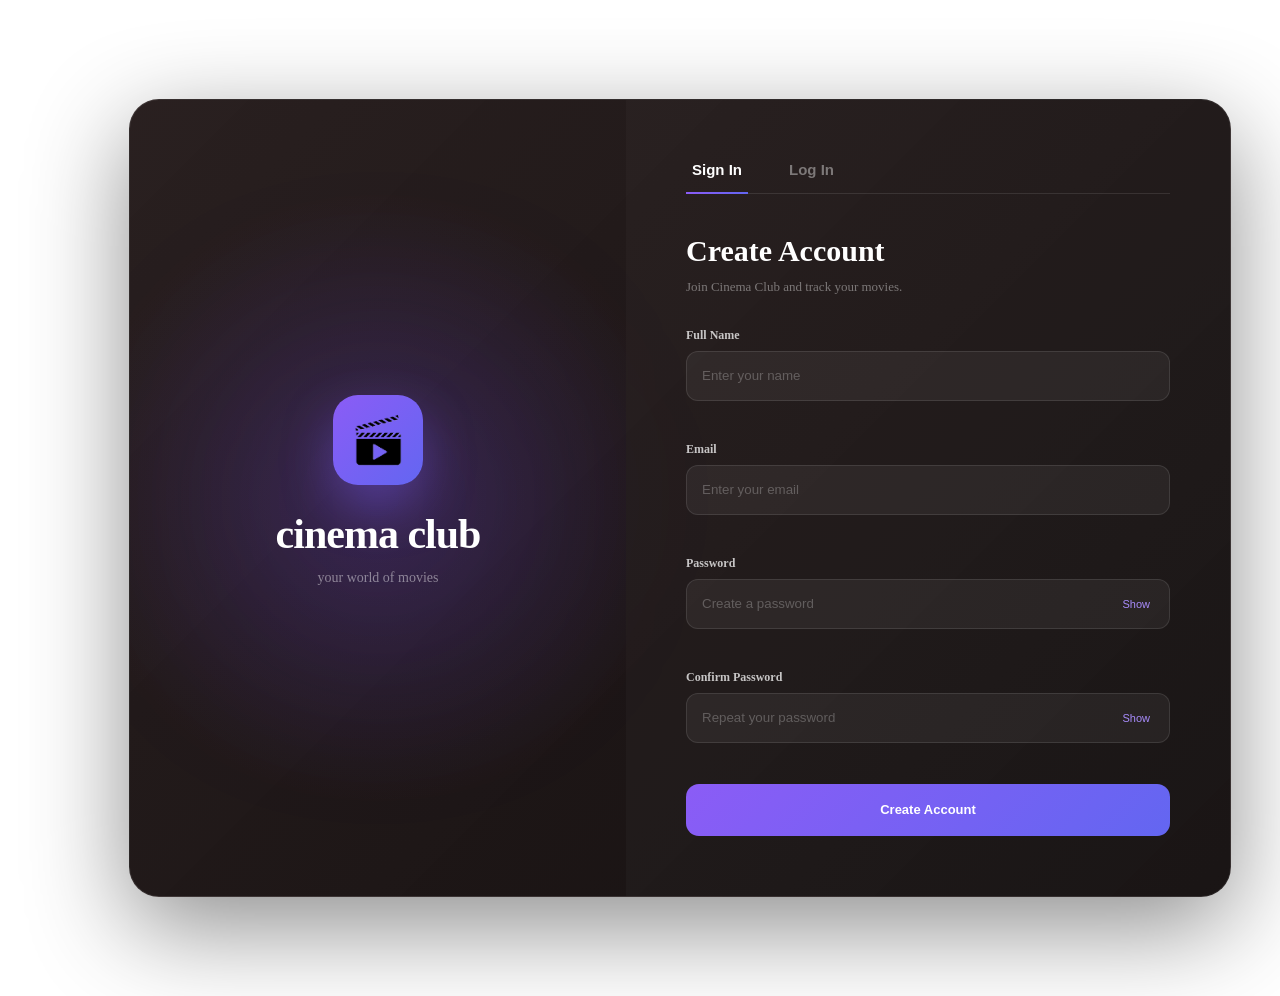
<file: index.html>
<!doctype html>
<html lang="en">
  <head>
    <meta charset="UTF-8" />
    <meta name="viewport" content="width=device-width, initial-scale=1.0" />

    <title>Login | Cinema Club</title>

    <link rel="stylesheet" href="style.css" />

    <link
      rel="stylesheet"
      href="https://cdnjs.cloudflare.com/ajax/libs/font-awesome/6.7.2/css/all.min.css"
    />
  </head>

  <body>
    <section class="main-container">
      <div class="first-layout">
        <!-- LEFT SIDE -->

        <div class="brand-section">
          <div class="brand-logo">
            <img src="./images/logo.png" alt="Cinema Club Logo" />
          </div>

          <h1>cinema club</h1>

          <p>your world of movies</p>
        </div>

        <!-- RIGHT SIDE -->

        <div class="auth-section">
          <!-- NAVIGATION -->

          <div class="auth-tabs">
            <button type="button" class="auth-tab active" id="signInTab">
              Sign In
            </button>

            <button type="button" class="auth-tab" id="logInTab">Log In</button>
          </div>

          <!-- SIGN IN FORM -->

          <form action="#" id="signInForm" class="auth-form active-form">
            <div class="form-title">
              <h2>Create Account</h2>

              <p>Join Cinema Club and track your movies.</p>
            </div>

            <!-- NAME -->

            <div class="input-group">
              <label for="signName">Full Name</label>

              <input type="text" id="signName" placeholder="Enter your name" />

              <small id="nameError"></small>
            </div>

            <!-- EMAIL -->

            <div class="input-group">
              <label for="signEmail">Email</label>

              <input
                type="email"
                id="signEmail"
                placeholder="Enter your email"
              />

              <small id="signEmailError"></small>
            </div>

            <!-- PASSWORD -->

            <div class="input-group">
              <label for="signPassword">Password</label>

              <div class="password-box">
                <input
                  type="password"
                  id="signPassword"
                  placeholder="Create a password"
                />

                <button
                  type="button"
                  class="show-password"
                  data-target="signPassword"
                >
                  Show
                </button>
              </div>

              <small id="signPasswordError"></small>
            </div>

            <!-- CONFIRM PASSWORD -->

            <div class="input-group">
              <label for="confirmPassword"> Confirm Password </label>

              <div class="password-box">
                <input
                  type="password"
                  id="confirmPassword"
                  placeholder="Repeat your password"
                />

                <button
                  type="button"
                  class="show-password"
                  data-target="confirmPassword"
                >
                  Show
                </button>
              </div>

              <small id="confirmPasswordError"></small>
            </div>

            <button type="submit" class="auth-button">Create Account</button>
          </form>

          <!-- LOGIN FORM -->

          <form action="#" id="logInForm" class="auth-form">
            <div class="form-title">
              <h2>Welcome Back!</h2>

              <p>Log in to continue watching and tracking your movies.</p>
            </div>

            <!-- EMAIL -->

            <div class="input-group">
              <label for="loginEmail">Email</label>

              <input
                type="email"
                id="loginEmail"
                placeholder="Enter your email"
              />

              <small id="loginEmailError"></small>
            </div>

            <!-- PASSWORD -->

            <div class="input-group">
              <label for="loginPassword">Password</label>

              <div class="password-box">
                <input
                  type="password"
                  id="loginPassword"
                  placeholder="Enter your password"
                />

                <button
                  type="button"
                  class="show-password"
                  data-target="loginPassword"
                >
                  Show
                </button>
              </div>

              <small id="loginPasswordError"></small>
            </div>

            <!-- OPTIONS -->

            <div class="login-options">
              <label>
                <input type="checkbox" id="rememberMe" />

                Remember me
              </label>

              <a href="#"> Forgot password? </a>
            </div>

            <button type="submit" class="auth-button">Log In</button>
          </form>

          <!-- MESSAGE -->

          <div id="authMessage" class="auth-message"></div>
        </div>
      </div>
    </section>

    <script src="script.js"></script>
  </body>
</html>
</file>
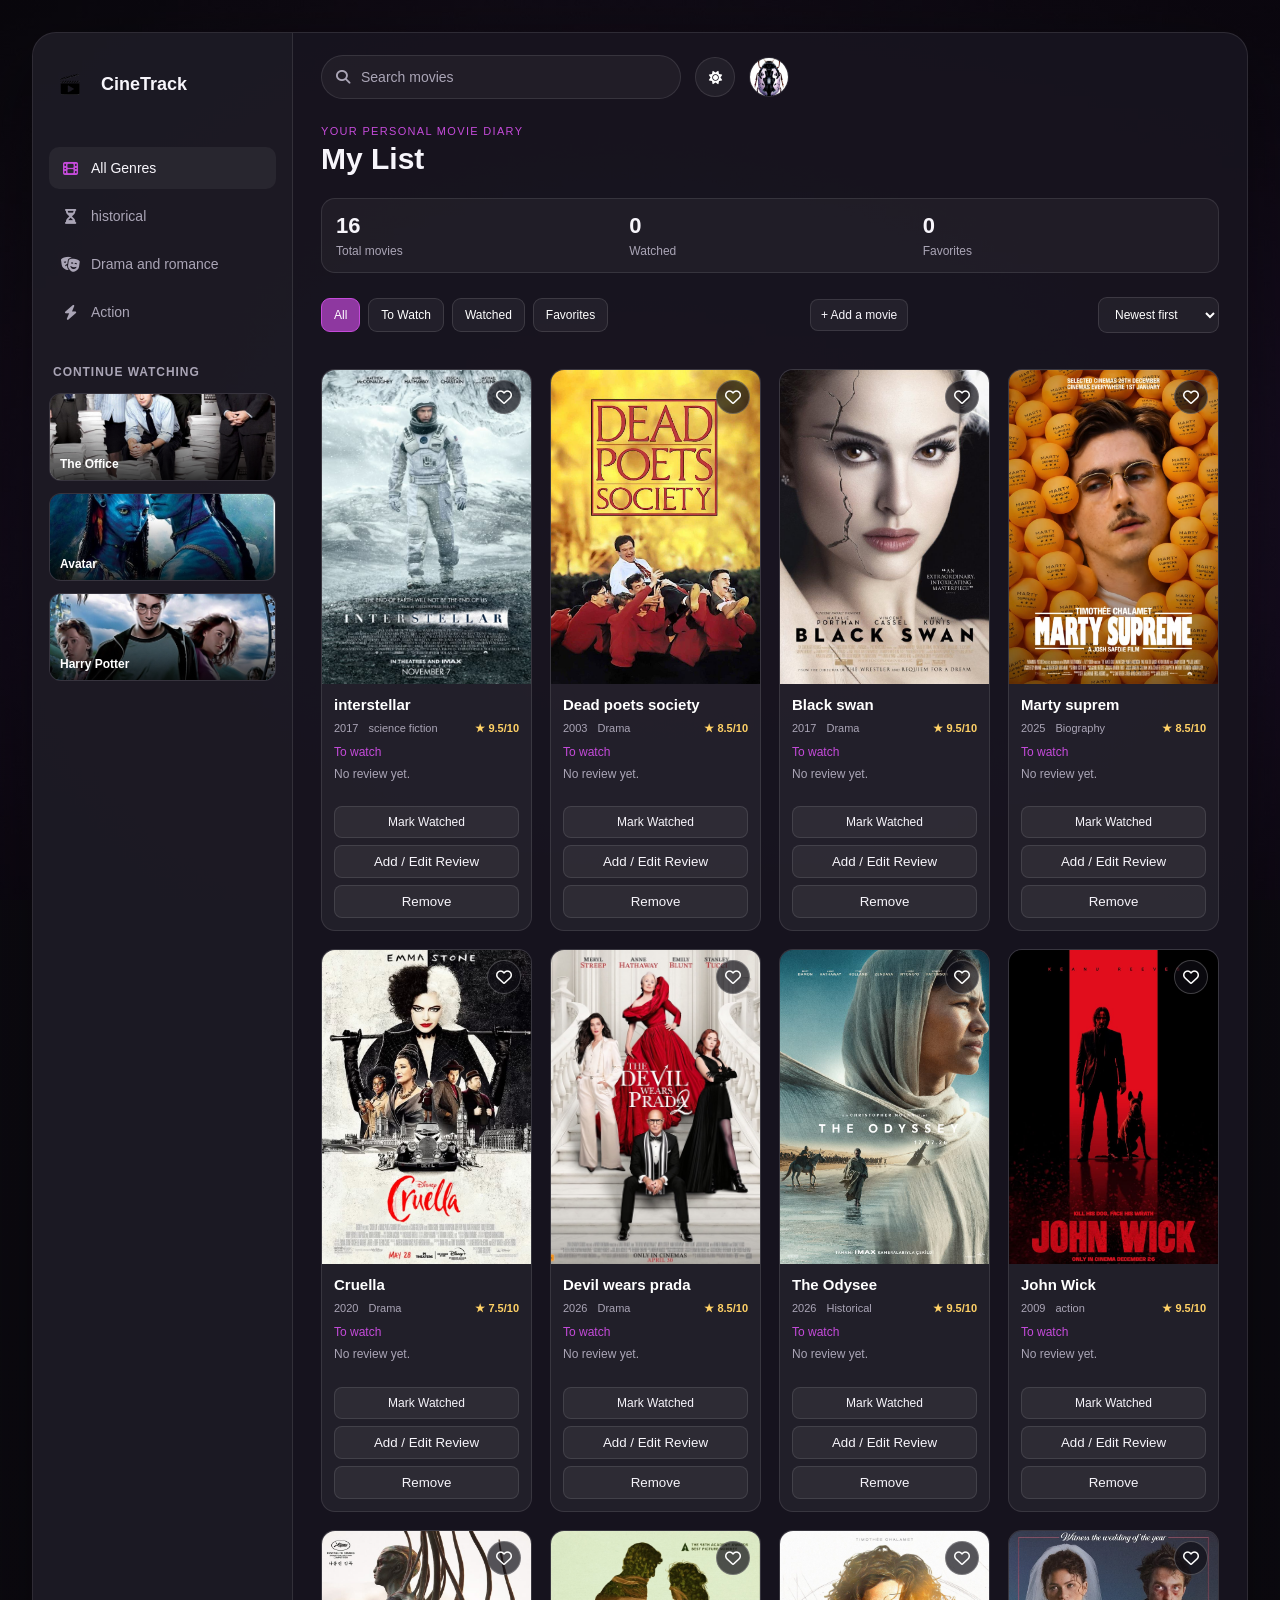
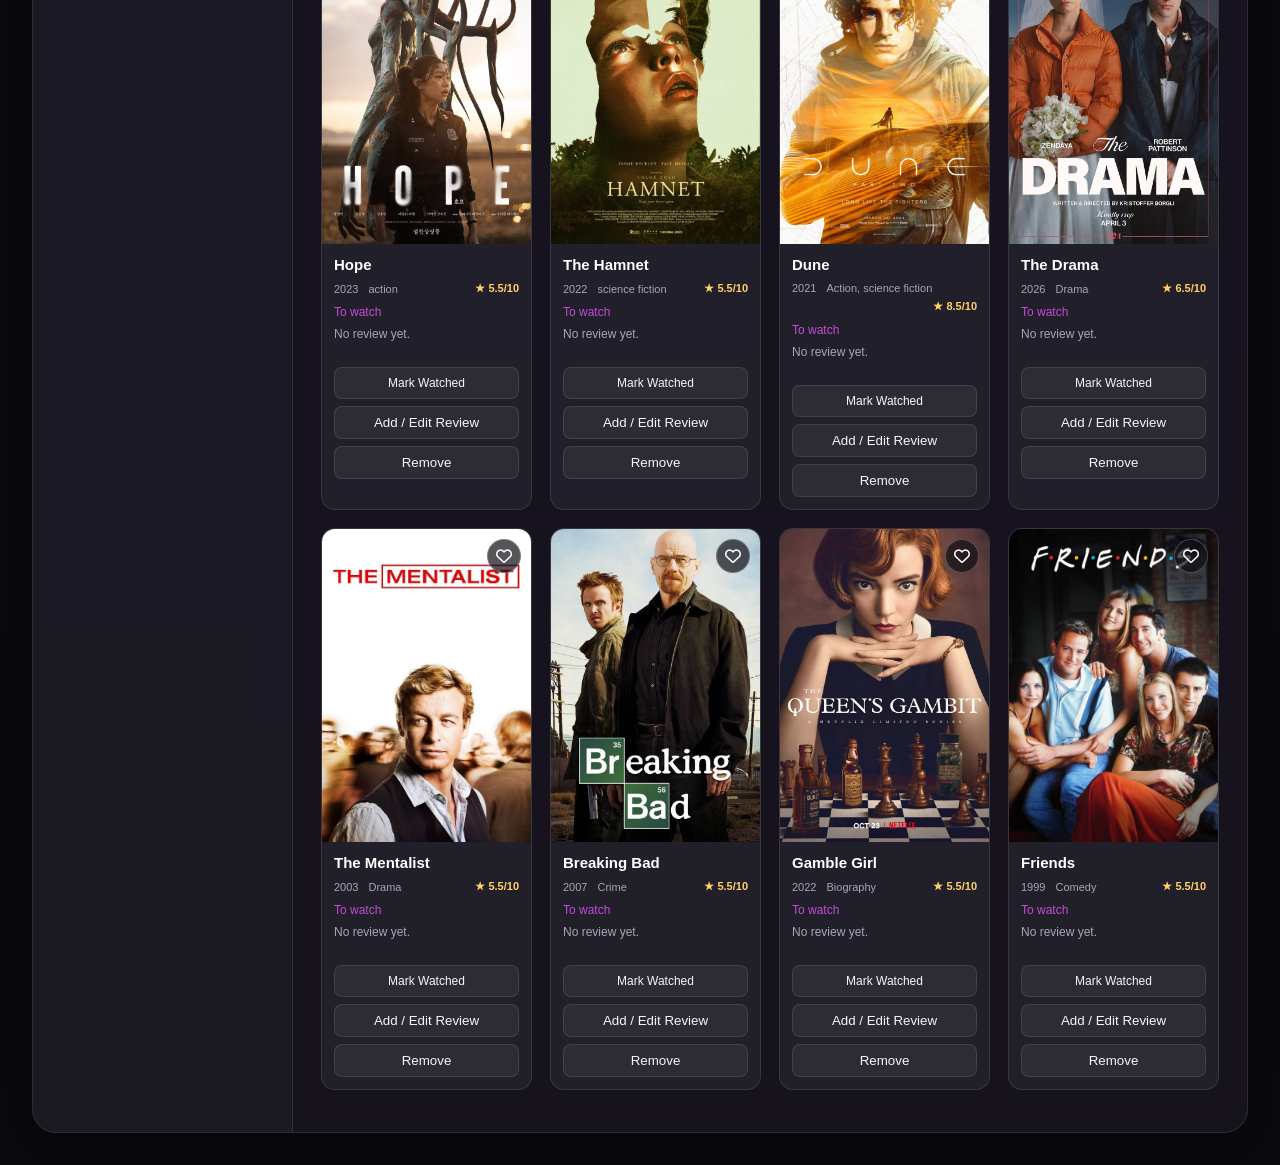
<file: home.html>
<!doctype html>
<html lang="en">
  <head>
    <meta charset="UTF-8" />
    <meta name="viewport" content="width=device-width, initial-scale=1.0" />
    <title>CineTrack | My List</title>

    <link rel="stylesheet" href="home.css" />
    <link
      rel="stylesheet"
      href="https://cdnjs.cloudflare.com/ajax/libs/font-awesome/6.7.2/css/all.min.css"
    />
  </head>

  <body>
    <!--my main conrainer-->
    <section class="main-container">
      <div class="first-layout">
        <aside class="side-bar">
          <a class="logo-pack" href="#" aria-label="CineTrack home">
            <img src="./images/logo.png" alt="" />
            <span>CineTrack</span>
          </a>
          <!--navbar and the sidebar-->
          <nav class="tags" aria-label="Library">
            <a class="tag1 active" href="#" data-genre="all">
              <i class="fa-solid fa-film" aria-hidden="true"></i>
              <span>All Genres</span>
            </a>
            <a class="tag1" href="#" data-genre="historical">
              <i class="fa-solid fa-hourglass-half"></i>
              <span>historical</span>
            </a>
            <a class="tag1" href="#" data-genre="drama,romance">
              <i class="fa-solid fa-masks-theater"></i>
              <span>Drama and romance</span>
            </a>
            <a class="tag1" href="#" data-genre="action">
              <i class="fa-solid fa-bolt"></i>
              <span>Action</span>
            </a>
          </nav>
          <!--continue watching section(inside sidebar/leftside)-->
          <section class="watching">
            <h2>Continue watching</h2>

            <a class="continue-movie" href="#">
              <img src="./images/the office.jpg" alt="" />
              <span class="movie-title">The Office</span>
              <i class="fa-solid fa-play play-icon" aria-hidden="true"></i>
            </a>

            <a class="continue-movie" href="#">
              <img src="./images/avatar.jpg" alt="" />
              <span class="movie-title">Avatar</span>
              <i class="fa-solid fa-play play-icon" aria-hidden="true"></i>
            </a>

            <a class="continue-movie" href="#">
              <img src="./images/harry potter.jpg" alt="" />
              <span class="movie-title">Harry Potter</span>
              <i class="fa-solid fa-play play-icon" aria-hidden="true"></i>
            </a>
          </section>
        </aside>
        <!--themain container(on the right and center)-->
        <main class="content">
          <header class="topbar">
            <label class="search" for="movie-search">
              <i
                class="fa-solid fa-magnifying-glass search-icon"
                aria-hidden="true"
              ></i>
              <input id="movie-search" type="search" placeholder=" " />
              <span class="search-label">Search movies</span>
            </label>
            <!--light and dark mood button-->
            <button
              id="themeToggle"
              class="theme-toggle"
              type="button"
              aria-label="Toggle theme"
            >
              <i class="fa-solid fa-moon" aria-hidden="true"></i>
            </button>
            <!--profile tab-->
            <img
              src="./images/profile picture.jpg"
              alt="Your profile"
              class="profile"
            />
          </header>
          <!--heading part-->
          <section class="page-heading">
            <div>
              <p class="eyebrow">YOUR PERSONAL MOVIE DIARY</p>
              <h1>My List</h1>
            </div>
          </section>
          <!--starting of movie cards-->
          <section class="stats" aria-label="Movie statistics">
            <div class="stat-card">
              <span id="totalCount">0</span>
              <p>Total movies</p>
            </div>
            <div class="stat-card">
              <span id="watchedCount">0</span>
              <p>Watched</p>
            </div>
            <div class="stat-card">
              <span id="favoriteCount">0</span>
              <p>Favorites</p>
            </div>
          </section>
          <!--control panel, including filters-->
          <div class="list-controls">
            <div class="filter-tabs" aria-label="Filter movies">
              <button
                class="filter-button active"
                data-filter="all"
                type="button"
              >
                All
              </button>
              <button
                class="filter-button"
                data-filter="to-watch"
                type="button"
              >
                To Watch
              </button>
              <button class="filter-button" data-filter="watched" type="button">
                Watched
              </button>
              <button
                class="filter-button"
                data-filter="favorites"
                type="button"
              >
                Favorites
              </button>
            </div>
            <!--sorting movies y filter tabs-->
            <select id="sortMovies" aria-label="Sort movies">
              <option value="newest">Newest first</option>
              <option value="rating">Highest rating</option>
              <option value="title">Title A–Z</option>
            </select>
          </div>
          <!--main section of movie cards-->
          <section
            id="movieGrid"
            class="movie-grid"
            aria-label="Your movies"
            aria-live="polite"
          ></section>
          <div class="movie-box">
            <article class="movie-card">
              <div class="poster-wrap">
                <img src="./images/friends.jpg" alt="Friends poster" />
                <button
                  class="favorite-button"
                  type="button"
                  aria-label="Add Friends to favorites"
                >
                  <i class="fa-regular fa-heart" aria-hidden="true"></i>
                </button>
              </div>

              <div class="movie-info">
                <h3>Friends</h3>
                <div class="details">
                  <span>1999</span>
                  <span>Comedy</span>
                  <span class="rating">★ 5.5/10</span>
                </div>
              </div>
            </article>

            <article class="movie-card">
              <div class="poster-wrap">
                <img src="./images/chess movie.jpg" alt="Gamble Girl poster" />
                <button
                  class="favorite-button"
                  type="button"
                  aria-label="Add Gamble Girl to favorites"
                >
                  <i class="fa-regular fa-heart" aria-hidden="true"></i>
                </button>
              </div>

              <div class="movie-info">
                <h3>Gamble Girl</h3>
                <div class="details">
                  <span>2022</span>
                  <span>Biography</span>
                  <span class="rating">★ 5.5/10</span>
                </div>
              </div>
            </article>

            <article class="movie-card">
              <div class="poster-wrap">
                <img
                  src="./images/breaking bad.jpg"
                  alt="Breaking Bad poster"
                />
                <button
                  class="favorite-button"
                  type="button"
                  aria-label="Add Breaking Bad to favorites"
                >
                  <i class="fa-regular fa-heart" aria-hidden="true"></i>
                </button>
              </div>

              <div class="movie-info">
                <h3>Breaking Bad</h3>
                <div class="details">
                  <span>2007</span>
                  <span>Crime</span>
                  <span class="rating">★ 5.5/10</span>
                </div>
              </div>
            </article>

            <article class="movie-card">
              <div class="poster-wrap">
                <img src="./images/mehtalist.jpg" alt="The Mentalist poster" />
                <button
                  class="favorite-button"
                  type="button"
                  aria-label="Add The Mentalist to favorites"
                >
                  <i class="fa-regular fa-heart" aria-hidden="true"></i>
                </button>
              </div>

              <div class="movie-info">
                <h3>The Mentalist</h3>
                <div class="details">
                  <span>2003</span>
                  <span>Drama</span>
                  <span class="rating">★ 5.5/10</span>
                </div>
              </div>
            </article>

            <article class="movie-card">
              <div class="poster-wrap">
                <img src="./images/drama.jpg" alt="The drama poster" />
                <button
                  class="favorite-button"
                  type="button"
                  aria-label="Add The drama to favorites"
                >
                  <i class="fa-regular fa-heart" aria-hidden="true"></i>
                </button>
              </div>

              <div class="movie-info">
                <h3>The Drama</h3>
                <div class="details">
                  <span>2026</span>
                  <span>Drama</span>
                  <span class="rating">★ 6.5/10</span>
                </div>
              </div>
            </article>

            <article class="movie-card">
              <div class="poster-wrap">
                <img src="./images/dune.jpg" alt="The dune poster" />
                <button
                  class="favorite-button"
                  type="button"
                  aria-label="Add The dune to favorites"
                >
                  <i class="fa-regular fa-heart" aria-hidden="true"></i>
                </button>
              </div>

              <div class="movie-info">
                <h3>Dune</h3>
                <div class="details">
                  <span>2021</span>
                  <span>Action, science fiction</span>
                  <span class="rating">★ 8.5/10</span>
                </div>
              </div>
            </article>

            <article class="movie-card">
              <div class="poster-wrap">
                <img src="./images/hamnet.jpg" alt="the hamnet poster" />
                <button
                  class="favorite-button"
                  type="button"
                  aria-label="Add The hamnet to favorites"
                >
                  <i class="fa-regular fa-heart" aria-hidden="true"></i>
                </button>
              </div>

              <div class="movie-info">
                <h3>The Hamnet</h3>
                <div class="details">
                  <span>2022</span>
                  <span>science fiction</span>
                  <span class="rating">★ 5.5/10</span>
                </div>
              </div>
            </article>

            <article class="movie-card">
              <div class="poster-wrap">
                <img src="./images/hope.jpg" alt="The hope poster" />
                <button
                  class="favorite-button"
                  type="button"
                  aria-label="Add The hope to favorites"
                >
                  <i class="fa-regular fa-heart" aria-hidden="true"></i>
                </button>
              </div>

              <div class="movie-info">
                <h3>Hope</h3>
                <div class="details">
                  <span>2023</span>
                  <span>action</span>
                  <span class="rating">★ 5.5/10</span>
                </div>
              </div>
            </article>

            <article class="movie-card">
              <div class="poster-wrap">
                <img src="./images/john wick.jpg" alt="John Wick poster" />
                <button
                  class="favorite-button"
                  type="button"
                  aria-label="Add Joun Wick to favorites"
                >
                  <i class="fa-regular fa-heart" aria-hidden="true"></i>
                </button>
              </div>

              <div class="movie-info">
                <h3>John Wick</h3>
                <div class="details">
                  <span>2009</span>
                  <span>action</span>
                  <span class="rating">★ 9.5/10</span>
                </div>
              </div>
            </article>

            <article class="movie-card">
              <div class="poster-wrap">
                <img src="./images/odysee.jpg" alt="The odysee poster" />
                <button
                  class="favorite-button"
                  type="button"
                  aria-label="Add The odysee to favorites"
                >
                  <i class="fa-regular fa-heart" aria-hidden="true"></i>
                </button>
              </div>

              <div class="movie-info">
                <h3>The Odysee</h3>
                <div class="details">
                  <span>2026</span>
                  <span>Historical</span>
                  <span class="rating">★ 9.5/10</span>
                </div>
              </div>
            </article>
            <article class="movie-card">
              <div class="poster-wrap">
                <img src="./images/devil.jpg" alt="devil wears prada poster" />
                <button
                  class="favorite-button"
                  type="button"
                  aria-label="Add devil wears prada to favorites"
                >
                  <i class="fa-regular fa-heart" aria-hidden="true"></i>
                </button>
              </div>

              <div class="movie-info">
                <h3>Devil wears prada</h3>
                <div class="details">
                  <span>2026</span>
                  <span>Drama</span>
                  <span class="rating">★ 8.5/10</span>
                </div>
              </div>
            </article>

            <article class="movie-card">
              <div class="poster-wrap">
                <img src="./images/cruella.jpg" alt="cruella poster" />
                <button
                  class="favorite-button"
                  type="button"
                  aria-label="Add cruella to favorites"
                >
                  <i class="fa-regular fa-heart" aria-hidden="true"></i>
                </button>
              </div>

              <div class="movie-info">
                <h3>Cruella</h3>
                <div class="details">
                  <span>2020</span>
                  <span>Drama</span>
                  <span class="rating">★ 7.5/10</span>
                </div>
              </div>
            </article>

            <article class="movie-card">
              <div class="poster-wrap">
                <img
                  src="./images/marty suprem.jpg"
                  alt="marty suprem poster"
                />
                <button
                  class="favorite-button"
                  type="button"
                  aria-label="Add marty suprem to favorites"
                >
                  <i class="fa-regular fa-heart" aria-hidden="true"></i>
                </button>
              </div>

              <div class="movie-info">
                <h3>Marty suprem</h3>
                <div class="details">
                  <span>2025</span>
                  <span>Biography</span>
                  <span class="rating">★ 8.5/10</span>
                </div>
              </div>
            </article>
            <article class="movie-card">
              <div class="poster-wrap">
                <img src="./images/black swan.jpg" alt="Black swan poster" />
                <button
                  class="favorite-button"
                  type="button"
                  aria-label="Add black swan to favorites"
                >
                  <i class="fa-regular fa-heart" aria-hidden="true"></i>
                </button>
              </div>

              <div class="movie-info">
                <h3>Black swan</h3>
                <div class="details">
                  <span>2017</span>
                  <span>Drama</span>
                  <span class="rating">★ 9.5/10</span>
                </div>
              </div>
            </article>
            <article class="movie-card">
              <div class="poster-wrap">
                <img
                  src="./images/deat poets soceity.jpg"
                  alt="dead poets soceity poster"
                />
                <button
                  class="favorite-button"
                  type="button"
                  aria-label="Add dead poet soceity to favorites"
                >
                  <i class="fa-regular fa-heart" aria-hidden="true"></i>
                </button>
              </div>

              <div class="movie-info">
                <h3>Dead poets society</h3>
                <div class="details">
                  <span>2003</span>
                  <span>Drama</span>
                  <span class="rating">★ 8.5/10</span>
                </div>
              </div>
            </article>
            <article class="movie-card">
              <div class="poster-wrap">
                <img
                  src="./images/interstellar.jpg"
                  alt="interstellar poster"
                />
                <button
                  class="favorite-button"
                  type="button"
                  aria-label="Add interstellar to favorites"
                >
                  <i class="fa-regular fa-heart" aria-hidden="true"></i>
                </button>
              </div>

              <div class="movie-info">
                <h3>interstellar</h3>
                <div class="details">
                  <span>2017</span>
                  <span>science fiction</span>
                  <span class="rating">★ 9.5/10</span>
                </div>
              </div>
            </article>
            <!--calude request-->
            <p id="resultCount"></p>
          </div>
        </main>
      </div>
    </section>
    <script src="home.js"></script>
  </body>
</html>
</file>
<file: style.css>
/*main container*/

.main-container {
    width: 100%;
    min-height: 100vh;

    display: flex;
    justify-content: center;
    align-items: center;

    padding: 40px;
}


/*first layout*/

.first-layout {
    width: 100%;
    max-width: 1100px;

    min-height: 650px;

    display: flex;

    border-radius: 30px;

    overflow: hidden;

    background:
        linear-gradient(
            135deg,
            rgba(30, 20, 20, 0.95),
            rgba(15, 10, 10, 0.98)
        );

    border: 1px solid rgba(255,255,255,0.1);

    box-shadow:
        0 30px 100px rgba(0,0,0,0.45);
}


/* left side*/

.brand-section {

    width: 45%;

    display: flex;
    flex-direction: column;

    justify-content: center;
    align-items: center;

    text-align: center;

    padding: 50px;

    position: relative;

    background:
        radial-gradient(
            circle at center,
            rgba(120, 70, 255, 0.18),
            transparent 65%
        );
}


/* Decorative glow */

.brand-section::before {

    content: "";

    position: absolute;

    width: 300px;
    height: 300px;

    background: rgba(130, 80, 255, 0.12);

    filter: blur(100px);

    border-radius: 50%;

}


/*logo*/

.brand-logo {

    width: 90px;
    height: 90px;

    border-radius: 25px;

    display: flex;
    align-items: center;
    justify-content: center;

    background:
        linear-gradient(
            135deg,
            #8b5cf6,
            #6366f1
        );

    box-shadow:
        0 20px 50px rgba(124, 92, 246, 0.4);

    margin-bottom: 25px;

    position: relative;
}


.brand-logo img {

 width: 100px;

  border-radius: 50px;

}


/*brand name*/

.brand-section h1 {

    font-size: 42px;

    margin: 0;

    letter-spacing: -1px;

    color: white;

    position: relative;
}


.brand-section p {

    margin-top: 12px;

    color: rgba(255,255,255,0.45);

    font-size: 14px;

    position: relative;
}


/*auth section*/


.auth-section {

    width: 55%;

    padding: 60px;

    display: flex;
    flex-direction: column;

    justify-content: center;

    background:
        rgba(255,255,255,0.025);
}


/*tab*/

.auth-tabs {

    display: flex;

    gap: 35px;

    margin-bottom: 40px;

    border-bottom:
        1px solid rgba(255,255,255,0.1);
}


.auth-tab {

    border: none;

    background: none;

    color:
        rgba(255,255,255,0.4);

    font-size: 15px;

    font-weight: 600;

    padding-bottom: 15px;

    cursor: pointer;

    position: relative;

    transition: 0.3s;
}


.auth-tab:hover {

    color: white;

}


.auth-tab.active {

    color: white;

}


/* Active line */

.auth-tab.active::after {

    content: "";

    position: absolute;

    left: 0;
    right: 0;

    bottom: -1px;

    height: 2px;

    background:
        linear-gradient(
            90deg,
            #8b5cf6,
            #6366f1
        );

}


/*form*/

.auth-form {

    display: none;

    animation: fadeIn 0.3s ease;

}


.auth-form.active-form {

    display: block;

}


@keyframes fadeIn {

    from {

        opacity: 0;

        transform: translateY(8px);

    }

    to {

        opacity: 1;

        transform: translateY(0);

    }

}


/*form title*/

.form-title {

    margin-bottom: 30px;

}


.form-title h2 {

    margin: 0;

    color: white;

    font-size: 30px;

}


.form-title p {

    margin-top: 9px;

    color:
        rgba(255,255,255,0.4);

    font-size: 13px;

    line-height: 1.6;

}


/*imput group*/

.input-group {

    margin-bottom: 20px;

}


.input-group label {

    display: block;

    color:
        rgba(255,255,255,0.75);

    font-size: 12px;

    font-weight: 600;

    margin-bottom: 8px;

}


.input-group input {

    width: 100%;

    height: 50px;

    box-sizing: border-box;

    padding: 0 15px;

    border-radius: 12px;

    border:
        1px solid rgba(255,255,255,0.1);

    outline: none;

    background:
        rgba(255,255,255,0.055);

    color: white;

    transition: 0.25s;

}


.input-group input::placeholder {

    color:
        rgba(255,255,255,0.25);

}


.input-group input:focus {

    border-color:
        rgba(139,92,246,0.8);

    box-shadow:
        0 0 0 4px rgba(139,92,246,0.08);

}


/*password*/

.password-box {

    position: relative;

}


.password-box input {

    padding-right: 70px;

}


.show-password {

    position: absolute;

    right: 14px;

    top: 50%;

    transform: translateY(-50%);

    border: none;

    background: none;

    color: #a78bfa;

    font-size: 11px;

    cursor: pointer;

}


/*error*/

.input-group small {

    display: block;

    min-height: 15px;

    margin-top: 6px;

    color: #fb7185;

    font-size: 10px;

}


/*login option*/

.login-options {

    display: flex;

    justify-content: space-between;

    align-items: center;

    margin: 5px 0 25px;

    font-size: 11px;

    color:
        rgba(255,255,255,0.45);

}


.login-options label {

    display: flex;

    align-items: center;

    gap: 6px;

}


.login-options input {

    accent-color: #8b5cf6;

}


.login-options a {

    color: #a78bfa;

    text-decoration: none;

}


.login-options a:hover {

    color: white;

}


/*buttons*/


.auth-button {

    width: 100%;

    height: 52px;

    border: none;

    border-radius: 13px;

    background:
        linear-gradient(
            135deg,
            #8b5cf6,
            #6366f1
        );

    color: white;

    font-size: 13px;

    font-weight: 700;

    cursor: pointer;

    transition: 0.25s;

}


.auth-button:hover {

    transform: translateY(-2px);

    box-shadow:
        0 15px 35px rgba(99,102,241,0.3);

}


/*message*/


.auth-message {

    display: none;

    margin-top: 18px;

    padding: 12px;

    border-radius: 10px;

    text-align: center;

    font-size: 11px;

}


/* responsive*/

@media (max-width: 800px) {

    .first-layout {

        flex-direction: column;

    }


    .brand-section {

        width: 100%;

        min-height: 250px;

        padding: 35px 20px;

    }


    .brand-section h1 {

        font-size: 32px;

    }


    .brand-logo {

        width: 70px;
        height: 70px;

    }


    .auth-section {

        width: 100%;

        box-sizing: border-box;

        padding: 40px 25px;

    }

}


@media (max-width: 500px) {

    .main-container {

        padding: 15px;

    }


    .first-layout {

        border-radius: 20px;

    }


    .auth-section {

        padding: 30px 20px;

    }


    .form-title h2 {

        font-size: 25px;

    }

}
</file>
<file: home.css>
:root {
  --panel: rgba(24, 21, 31, 0.94);
  --panel-soft: rgba(255, 255, 255, 0.055);
  --text: #f7f5fb;
  --muted: #aaa5b6;
  --accent: #c54bda;
  --border: rgba(255, 255, 255, 0.1);
}


* {
  box-sizing: border-box;
  margin: 0;
  padding: 0;
}

body {
  min-height: 100vh;
  color: var(--text);
  font-family: Arial, sans-serif;
  background:
    linear-gradient(rgba(10, 8, 14, 0.55), rgba(10, 8, 14, 0.8)),
    url("./images/main background.jpg") center / cover fixed,
    #100e15;
}

.main-container {
  min-height: 100vh;
  padding: 32px;
}

.first-layout {
  display: flex;
  width: min(100%, 1250px);
  min-height: calc(100vh - 64px);
  margin: 0 auto;
  overflow: hidden;
  border: 1px solid var(--border);
  border-radius: 24px;
  background: var(--panel);
  box-shadow: 0 24px 80px rgba(0, 0, 0, 0.45);
}

/* Sidebar */

.side-bar {
  flex: 0 0 260px;
  padding: 24px 16px;
  border-right: 1px solid var(--border);
  background: rgba(255, 255, 255, 0.025);
}

.logo-pack {
  display: flex;
  align-items: center;
  gap: 10px;
  min-height: 54px;
  margin-bottom: 36px;
  color: var(--text);
  text-decoration: none;
  font-size: 18px;
  font-weight: 700;
}

.logo-pack img {
  width: 42px;
  height: 42px;
  object-fit: contain;
}

.tags {
  display: grid;
  gap: 6px;
  margin-bottom: 32px;
}

.tag1 {
  display: flex;
  align-items: center;
  gap: 12px;
  min-height: 42px;
  padding: 0 12px;
  border-radius: 10px;
  color: var(--muted);
  text-decoration: none;
  font-size: 14px;
  transition: background 180ms ease, color 180ms ease;
}

.tag1 i {
  width: 18px;
  text-align: center;
  font-size: 15px;
}

.tag1:hover,
.tag1.active {
  color: var(--text);
  background: var(--panel-soft);
}

.tag1.active i {
  color: var(--accent);
}

.watching h2 {
  margin: 0 4px 14px;
  color: var(--muted);
  font-size: 12px;
  font-weight: 700;
  letter-spacing: 0.08em;
  text-transform: uppercase;
}

/* Continue watching cards */

.continue-movie {
  position: relative;
  display: block;
  height: 88px;
  margin-bottom: 12px;
  overflow: hidden;
  border: 1px solid var(--border);
  border-radius: 12px;
  color: white;
  text-decoration: none;
  background: #201d28;
}

.continue-movie img {
  display: block;
  width: 100%;
  height: 100%;
  object-fit: cover;
  transition: transform 250ms ease;
}

.continue-movie::after {
  position: absolute;
  inset: 0;
  content: "";
  background: linear-gradient(0deg, rgba(0, 0, 0, 0.78), transparent 70%);
}

.continue-movie:hover img {
  transform: scale(1.07);
}

.movie-title {
  position: absolute;
  z-index: 1;
  bottom: 9px;
  left: 10px;
  font-size: 12px;
  font-weight: 600;
}

.play-icon {
  position: absolute;
  z-index: 1;
  right: 10px;
  bottom: 9px;
  display: grid;
  width: 24px;
  height: 24px;
  place-items: center;
  border-radius: 50%;
  color: #17121b;
  background: white;
  font-size: 9px;
  opacity: 0;
  transform: translateY(4px);
  transition: opacity 180ms ease, transform 180ms ease;
}

.continue-movie:hover .play-icon,
.continue-movie:focus-visible .play-icon {
  opacity: 1;
  transform: translateY(0);
}

/* Main area and search */

.content {
  flex: 1;
  min-width: 0;
  padding: 22px 28px;
}

.topbar {
  display: flex;
  align-items: center;
  gap: 14px;
  min-height: 44px;
}

.search {
  position: relative;
  display: flex;
  align-items: center;
  width: min(100%, 360px);
  height: 44px;
  padding: 0 14px;
  border: 1px solid var(--border);
  border-radius: 24px;
  background: rgba(255, 255, 255, 0.045);
  transition: border-color 180ms ease, background 180ms ease,
    box-shadow 180ms ease;
}

.search:focus-within {
  border-color: var(--accent);
  background: rgba(255, 255, 255, 0.075);
  box-shadow: 0 0 0 3px rgba(197, 75, 218, 0.13);
}

.search-icon {
  flex: 0 0 auto;
  margin-right: 10px;
  color: var(--muted);
  font-size: 14px;
}

.search input {
  width: 100%;
  height: 100%;
  border: 0;
  outline: 0;
  color: var(--text);
  background: transparent;
  font-size: 14px;
}

.search-label {
  position: absolute;
  left: 39px;
  color: var(--muted);
  font-size: 14px;
  pointer-events: none;
  transition: 160ms ease;
}

.search:focus-within .search-label,
.search input:not(:placeholder-shown) + .search-label {
  top: -8px;
  left: 14px;
  padding: 0 5px;
  color: var(--accent);
  background: #1a1720;
  font-size: 11px;
}

.theme-toggle,
.profile {
  flex: 0 0 auto;
  width: 40px;
  height: 40px;
  border: 1px solid var(--border);
  border-radius: 50%;
}

.theme-toggle {
  color: var(--text);
  background: var(--panel-soft);
  cursor: pointer;
  transition: background 180ms ease, transform 180ms ease;
}

.theme-toggle:hover {
  background: var(--accent);
  transform: rotate(12deg);
}

.profile {
  object-fit: cover;
}

/* responsive */

@media (max-width: 700px) {
  .main-container {
    padding: 12px;
  }

  .first-layout {
    min-height: calc(100vh - 24px);
    border-radius: 16px;
  }

  .side-bar {
    flex-basis: 205px;
    padding: 18px 12px;
  }

  .content {
    padding: 18px 14px;
  }

  .logo-pack {
    font-size: 15px;
  }

  .tag1 {
    gap: 8px;
    padding: 0 8px;
    font-size: 12px;
  }
}

@media (max-width: 520px) {
  .side-bar {
    flex-basis: 72px;
    padding: 16px 10px;
  }

  .logo-pack {
    justify-content: center;
  }

  .logo-pack span,
  .tag1 span,
  .watching {
    display: none;
  }

  .tags {
    margin-top: 24px;
  }

  .tag1 {
    justify-content: center;
    padding: 0;
    font-size: 17px;
  }

  .continue-movie {
    height: 54px;
  }

  .movie-title,
  .play-icon {
    display: none;
  }

  .topbar {
    gap: 8px;
  }

  .search {
    min-width: 0;
  }
}
/* Main content side */
.content {
  flex: 1;
  min-width: 0;
  padding: 22px 28px;
}

/* Top bar */
.topbar {
  display: flex;
  align-items: center;
  gap: 14px;
  min-height: 44px;
}
/*search bar*/
.search {
  position: relative;
  display: flex;
  align-items: center;
  width: min(100%, 360px);
  height: 44px;
  padding: 0 14px;
  border: 1px solid var(--border-color, rgba(255, 255, 255, 0.1));
  border-radius: 24px;
  background: rgba(255, 255, 255, 0.045);
  transition: border-color 180ms ease, box-shadow 180ms ease;
}

.search:focus-within {
  border-color: #c54bda;
  box-shadow: 0 0 0 3px rgba(197, 75, 218, 0.14);
}

.search-icon {
  flex: 0 0 auto;
  margin-right: 10px;
  color: #aaa5b6;
  font-size: 14px;
}

.search input {
  width: 100%;
  height: 100%;
  border: 0;
  outline: 0;
  color: white;
  background: transparent;
  font-size: 14px;
}

.search-label {
  position: absolute;
  left: 39px;
  color: #aaa5b6;
  font-size: 14px;
  pointer-events: none;
  transition: 160ms ease;
}

.search:focus-within .search-label,
.search input:not(:placeholder-shown) + .search-label {
  top: -8px;
  left: 14px;
  padding: 0 5px;
  color: #c54bda;
  background: #1a1720;
  font-size: 11px;
}
/* dark and light mood*/
.theme-toggle,
.profile {
  flex: 0 0 auto;
  width: 40px;
  height: 40px;
  border: 1px solid rgba(255, 255, 255, 0.1);
  border-radius: 50%;
}

.theme-toggle {
  color: white;
  background: rgba(255, 255, 255, 0.05);
  cursor: pointer;
  transition: background 180ms ease, transform 180ms ease;
}

.theme-toggle:hover {
  background: #8e38a0;
  transform: rotate(12deg);
}

.profile {
  object-fit: cover;
}

/*page title and search bar*/
.page-heading,
.list-controls,
.movie-card-heading {
  display: flex;
  align-items: center;
  justify-content: space-between;
  gap: 16px;
}

.page-heading {
  margin: 26px 0 22px;
}

.page-heading h1 {
  margin-top: 5px;
  font-size: 30px;
}

.eyebrow {
  color: #c54bda;
  font-size: 11px;
  letter-spacing: 0.12em;
}

.list-search {
  display: flex;
  align-items: center;
  gap: 10px;
  padding: 0 12px;
  border: 1px solid rgba(255, 255, 255, 0.1);
  border-radius: 20px;
  background: rgba(255, 255, 255, 0.05);
  color: #aaa5b6;
}

.list-search:focus-within {
  border-color: #c54bda;
}

.list-search input {
  width: 190px;
  height: 38px;
  border: 0;
  outline: 0;
  background: transparent;
  color: white;
  font-size: 13px;
}

.list-search input::placeholder {
  color: #aaa5b6;
}

.stats {
  display: grid;
  grid-template-columns: repeat(3, minmax(0, 1fr));
  gap: 12px;
  padding: 14px;
  border: 1px solid rgba(255, 255, 255, 0.1);
  border-radius: 14px;
  background: rgba(255, 255, 255, 0.04);
}

.stat-card span {
  font-size: 22px;
  font-weight: 700;
}

.stat-card p {
  margin-top: 5px;
  color: #aaa5b6;
  font-size: 12px;
}

/* Filter tabs and sorting */
.list-controls {
  margin: 24px 0 16px;
}

.filter-tabs {
  display: flex;
  flex-wrap: wrap;
  gap: 8px;
}

.filter-button,
#sortMovies,
.watched-button {
  padding: 9px 12px;
  border: 1px solid rgba(255, 255, 255, 0.12);
  border-radius: 9px;
  color: white;
  background: rgba(255, 255, 255, 0.05);
  font-size: 12px;
  cursor: pointer;
}

.filter-button:hover,
#sortMovies:hover {
  background: rgba(255, 255, 255, 0.1);
}

.filter-button.active,
.watched-button {
  border-color: #c54bda;
  background: #8e38a0;
}

#sortMovies {
  max-width: 150px;
}

/* Movie cards created by JavaScript */
.movie-grid {
  display: grid;
  grid-template-columns: repeat(auto-fill, minmax(155px, 1fr));
  gap: 16px;
}

.movie-card {
  overflow: hidden;
  border: 1px solid rgba(255, 255, 255, 0.1);
  border-radius: 13px;
  background: rgba(255, 255, 255, 0.05);
  transition: transform 180ms ease, border-color 180ms ease;
}

.movie-card:hover {
  transform: translateY(-4px);
  border-color: rgba(197, 75, 218, 0.6);
}

.movie-poster {
  display: block;
  width: 100%;
  height: 210px;
  object-fit: cover;
}

.movie-card-info {
  padding: 12px;
}

.movie-card-heading h2 {
  font-size: 15px;
}

.movie-card-info p {
  margin-top: 7px;
  color: #aaa5b6;
  font-size: 12px;
}

.movie-card-info .movie-rating {
  color: #ffd166;
}

.favorite-button {
  border: 0;
  color: #aaa5b6;
  background: transparent;
  font-size: 16px;
  cursor: pointer;
}

.favorite-button.is-favorite {
  color: #ff5470;
}

.watched-button {
  margin-top: 12px;
}

.empty-message {
  grid-column: 1 / -1;
  padding: 30px;
  color: #aaa5b6;
  text-align: center;
}

/* Smaller screens */
@media (max-width: 700px) {
  .content {
    padding: 18px 14px;
  }

  .page-heading {
    align-items: flex-start;
    flex-direction: column;
  }

  .list-search,
  .list-search input {
    width: 100%;
  }

  .list-controls {
    align-items: flex-start;
    flex-direction: column;
  }
}

@media (max-width: 520px) {
  .movie-grid {
    grid-template-columns: repeat(2, minmax(0, 1fr));
    gap: 10px;
  }

  .movie-poster {
    height: 170px;
  }

  .stats {
    gap: 8px;
    padding: 10px;
  }

  .stat-card span {
    font-size: 18px;
  }

  .filter-button {
    padding: 8px 9px;
  }
}
.movie-box{
    display: grid;
    grid-template-columns: repeat(3,1fr);
    padding: 30px;
    gap: 20px;
}
.movie-box {
  display: grid;
  grid-template-columns: repeat(4, minmax(0, 1fr));
  gap: 18px;
  padding: 20px 0;
}

.movie-card {
  min-width: 0;
  overflow: hidden;
  border: 1px solid rgba(255, 255, 255, 0.1);
  border-radius: 14px;
  background: rgba(255, 255, 255, 0.05);
  transition: transform 200ms ease, border-color 200ms ease,
    box-shadow 200ms ease;
}

.movie-card:hover {
  transform: translateY(-5px);
  border-color: rgba(197, 75, 218, 0.65);
  box-shadow: 0 12px 28px rgba(0, 0, 0, 0.3);
}

.poster-wrap {
  position: relative;
  overflow: hidden;
  aspect-ratio: 2 / 3;
  background: #242133;
}

.poster-wrap img {
  display: block;
  width: 100%;
  height: 100%;
  object-fit: cover;
  transition: transform 250ms ease;
}

.movie-card:hover .poster-wrap img {
  transform: scale(1.05);
}

.favorite-button {
  position: absolute;
  top: 10px;
  right: 10px;
  display: grid;
  width: 34px;
  height: 34px;
  place-items: center;
  border: 1px solid rgba(255, 255, 255, 0.22);
  border-radius: 50%;
  color: white;
  background: rgba(15, 13, 20, 0.7);
  cursor: pointer;
}

.favorite-button:hover {
  color: #ff5470;
  background: rgba(15, 13, 20, 0.9);
}

.movie-info {
  padding: 12px;
}

.movie-info h3 {
  overflow: hidden;
  margin: 0 0 9px;
  color: #fff;
  font-size: 15px;
  text-overflow: ellipsis;
  white-space: nowrap;
}

.details {
  display: flex;
  flex-wrap: wrap;
  align-items: center;
  gap: 6px 10px;
  color: #aaa5b6;
  font-size: 11px;
}

.rating {
  margin-left: auto;
  color: #ffd166;
  font-weight: 700;
}

@media (max-width: 900px) {
  .movie-box {
    grid-template-columns: repeat(3, minmax(0, 1fr));
  }
}

@media (max-width: 650px) {
  .movie-box {
    grid-template-columns: repeat(2, minmax(0, 1fr));
    gap: 12px;
  }
}

@media (max-width: 380px) {
  .movie-box {
    grid-template-columns: 1fr;
  }
}
/* Light theme */
:root[data-theme="light"] {
  --panel: rgba(255, 255, 255, 0.96);
  --panel-soft: rgba(45, 30, 55, 0.06);
  --text: #241d2b;
  --muted: #6d6573;
  --border: rgba(45, 30, 55, 0.15);
}

/* Page background */
:root[data-theme="light"] body {
  color: var(--text);
  background:
    linear-gradient(rgba(250, 247, 252, 0.78), rgba(250, 247, 252, 0.88)),
    url("./images/main background.jpg") center / cover fixed,
    #f5f1f7;
}

/* Main panel and sidebar */
:root[data-theme="light"] .first-layout {
  background: var(--panel);
  box-shadow: 0 24px 80px rgba(40, 25, 50, 0.16);
}

:root[data-theme="light"] .side-bar {
  background: rgba(45, 30, 55, 0.025);
}

/* Search and controls */
:root[data-theme="light"] .search,
:root[data-theme="light"] .list-search,
:root[data-theme="light"] .stats,
:root[data-theme="light"] .filter-button,
:root[data-theme="light"] #sortMovies,
:root[data-theme="light"] .watched-button {
  color: var(--text);
  border-color: var(--border);
  background-color: var(--panel-soft);
}

:root[data-theme="light"] .search input,
:root[data-theme="light"] .list-search input {
  color: var(--text);
}

:root[data-theme="light"] .search-label,
:root[data-theme="light"] .search:focus-within .search-label {
  background: #fff;
}

/* Movie cards */
:root[data-theme="light"] .movie-card {
  border-color: var(--border);
  background: #fff;
  box-shadow: 0 5px 18px rgba(40, 25, 50, 0.08);
}

:root[data-theme="light"] .movie-info h3,
:root[data-theme="light"] .movie-card-info h2 {
  color: var(--text);
}

:root[data-theme="light"] .details,
:root[data-theme="light"] .movie-card-info p,
:root[data-theme="light"] .empty-message {
  color: var(--muted);
}

:root[data-theme="light"] .poster-wrap {
  background: #e9e2ed;
}

/* Theme button */
:root[data-theme="light"] .theme-toggle {
  color: var(--text);
  border-color: var(--border);
  background: var(--panel-soft);
}
.movie-box {
  display: grid;
  grid-template-columns: repeat(4, minmax(0, 1fr));
  gap: 18px;
  padding: 20px 0;
}

.movie-actions {
  display: grid;
  gap: 7px;
  margin-top: 12px;
}

.movie-actions button,
#addMovieButton {
  padding: 8px 10px;
  border: 1px solid var(--border);
  border-radius: 8px;
  color: var(--text);
  background: var(--panel-soft);
  cursor: pointer;
}

.movie-actions button:hover,
#addMovieButton:hover {
  border-color: var(--accent);
}

.movie-status {
  margin-top: 10px;
  color: var(--accent);
  font-size: 12px;
}

.movie-review {
  margin-top: 7px;
  color: var(--muted);
  font-size: 12px;
  line-height: 1.4;
}

#addMovieButton {
  margin-left: 12px;
}

@media (max-width: 900px) {
  .movie-box {
    grid-template-columns: repeat(3, minmax(0, 1fr));
  }
}

@media (max-width: 650px) {
  .movie-box {
    grid-template-columns: repeat(2, minmax(0, 1fr));
  }
}
</file>
